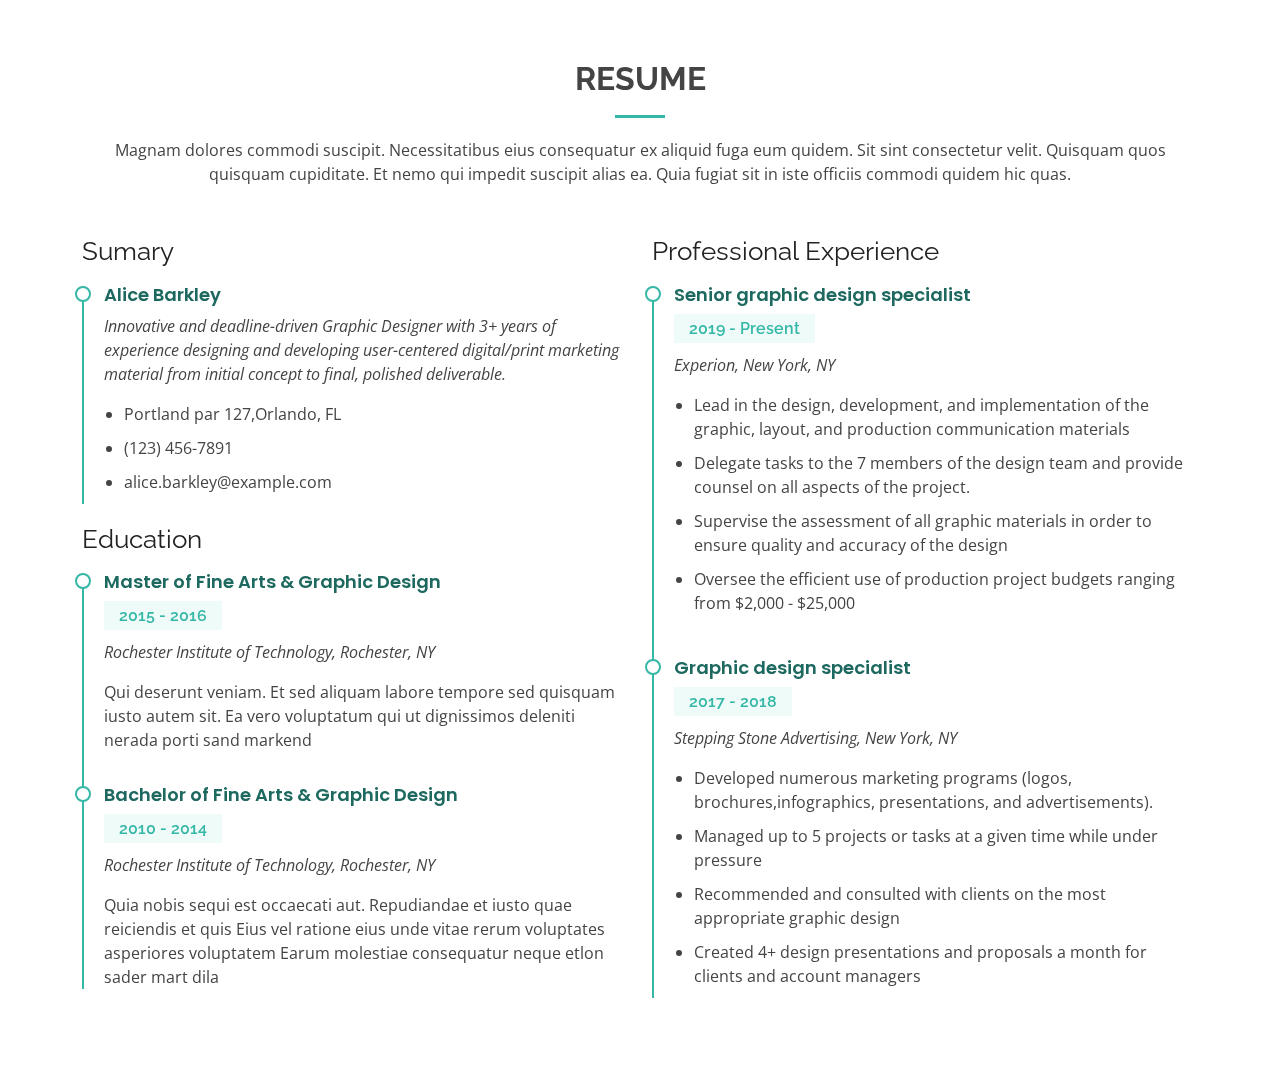
<file: Digiticket.html>
<!DOCTYPE html>
<html lang="en">
<head>
  <meta charset="UTF-8">
  <meta http-equiv="X-UA-Compatible" content="IE=edge">
  <meta name="viewport" content="width=device-width, initial-scale=1.0">
  <title>Document</title>

  <link href="https://fonts.googleapis.com/css?family=Open+Sans:300,300i,400,400i,600,600i,700,700i|Raleway:300,300i,400,400i,500,500i,600,600i,700,700i|Poppins:300,300i,400,400i,500,500i,600,600i,700,700i" rel="stylesheet">

  <!-- Vendor CSS Files -->
  <link href="assets/vendor/aos/aos.css" rel="stylesheet">
  <link href="assets/vendor/bootstrap/css/bootstrap.min.css" rel="stylesheet">
  <link href="assets/vendor/bootstrap-icons/bootstrap-icons.css" rel="stylesheet">
  <link href="assets/vendor/boxicons/css/boxicons.min.css" rel="stylesheet">
  <link href="assets/vendor/glightbox/css/glightbox.min.css" rel="stylesheet">
  <link href="assets/vendor/swiper/swiper-bundle.min.css" rel="stylesheet">

  <!-- Template Main CSS File -->
  <link href="assets/css/style.css" rel="stylesheet">

</head>
<body>
      <!-- ======= Resume Section ======= -->
      <section id="resume" class="resume">
        <div class="container" data-aos="fade-up">
  
          <div class="section-title">
            <h2>Resume</h2>
            <p>Magnam dolores commodi suscipit. Necessitatibus eius consequatur ex aliquid fuga eum quidem. Sit sint consectetur velit. Quisquam quos quisquam cupiditate. Et nemo qui impedit suscipit alias ea. Quia fugiat sit in iste officiis commodi quidem hic quas.</p>
          </div>
  
          <div class="row">
            <div class="col-lg-6">
              <h3 class="resume-title">Sumary</h3>
              <div class="resume-item pb-0">
                <h4>Alice Barkley</h4>
                <p><em>Innovative and deadline-driven Graphic Designer with 3+ years of experience designing and developing user-centered digital/print marketing material from initial concept to final, polished deliverable.</em></p>
                <p>
                <ul>
                  <li>Portland par 127,Orlando, FL</li>
                  <li>(123) 456-7891</li>
                  <li>alice.barkley@example.com</li>
                </ul>
                </p>
              </div>
  
              <h3 class="resume-title">Education</h3>
              <div class="resume-item">
                <h4>Master of Fine Arts &amp; Graphic Design</h4>
                <h5>2015 - 2016</h5>
                <p><em>Rochester Institute of Technology, Rochester, NY</em></p>
                <p>Qui deserunt veniam. Et sed aliquam labore tempore sed quisquam iusto autem sit. Ea vero voluptatum qui ut dignissimos deleniti nerada porti sand markend</p>
              </div>
              <div class="resume-item">
                <h4>Bachelor of Fine Arts &amp; Graphic Design</h4>
                <h5>2010 - 2014</h5>
                <p><em>Rochester Institute of Technology, Rochester, NY</em></p>
                <p>Quia nobis sequi est occaecati aut. Repudiandae et iusto quae reiciendis et quis Eius vel ratione eius unde vitae rerum voluptates asperiores voluptatem Earum molestiae consequatur neque etlon sader mart dila</p>
              </div>
            </div>
            <div class="col-lg-6">
              <h3 class="resume-title">Professional Experience</h3>
              <div class="resume-item">
                <h4>Senior graphic design specialist</h4>
                <h5>2019 - Present</h5>
                <p><em>Experion, New York, NY </em></p>
                <p>
                <ul>
                  <li>Lead in the design, development, and implementation of the graphic, layout, and production communication materials</li>
                  <li>Delegate tasks to the 7 members of the design team and provide counsel on all aspects of the project. </li>
                  <li>Supervise the assessment of all graphic materials in order to ensure quality and accuracy of the design</li>
                  <li>Oversee the efficient use of production project budgets ranging from $2,000 - $25,000</li>
                </ul>
                </p>
              </div>
              <div class="resume-item">
                <h4>Graphic design specialist</h4>
                <h5>2017 - 2018</h5>
                <p><em>Stepping Stone Advertising, New York, NY</em></p>
                <p>
                <ul>
                  <li>Developed numerous marketing programs (logos, brochures,infographics, presentations, and advertisements).</li>
                  <li>Managed up to 5 projects or tasks at a given time while under pressure</li>
                  <li>Recommended and consulted with clients on the most appropriate graphic design</li>
                  <li>Created 4+ design presentations and proposals a month for clients and account managers</li>
                </ul>
                </p>
              </div>
            </div>
          </div>
  
        </div>
      </section><!-- End Resume Section -->

      <script src="assets/vendor/purecounter/purecounter_vanilla.js"></script>
<script src="assets/vendor/aos/aos.js"></script>
<script src="assets/vendor/bootstrap/js/bootstrap.bundle.min.js"></script>
<script src="assets/vendor/glightbox/js/glightbox.min.js"></script>
<script src="assets/vendor/isotope-layout/isotope.pkgd.min.js"></script>
<script src="assets/vendor/swiper/swiper-bundle.min.js"></script>
<script src="assets/vendor/waypoints/noframework.waypoints.js"></script>
<script src="assets/vendor/php-email-form/validate.js"></script>

<!-- Template Main JS File -->
<script src="assets/js/main.js"></script>
</body>
</html>
</file>
<file: assets/css/style.css>
/**
* Template Name: Kelly
* Updated: Mar 10 2023 with Bootstrap v5.2.3
* Template URL: https://bootstrapmade.com/kelly-free-bootstrap-cv-resume-html-template/
* Author: BootstrapMade.com
* License: https://bootstrapmade.com/license/
*/

/*--------------------------------------------------------------
# General
--------------------------------------------------------------*/
body {
  font-family: "Open Sans", sans-serif;
  color: #444444;
}

a {
  color: #34b7a7;
  text-decoration: none;
}

a:hover {
  color: #51cdbe;
  text-decoration: none;
}

h1,
h2,
h3,
h4,
h5,
h6 {
  font-family: "Raleway", sans-serif;
}

#main {
  margin-top: 50px;
}

@media (max-width: 992px) {
  #main {
    margin-top: 30px;
  }
}

/*--------------------------------------------------------------
# Preloader
--------------------------------------------------------------*/
#preloader {
  position: fixed;
  top: 0;
  left: 0;
  right: 0;
  bottom: 0;
  z-index: 9999;
  overflow: hidden;
  background: #fff;
}

#preloader:before {
  content: "";
  position: fixed;
  top: calc(50% - 30px);
  left: calc(50% - 30px);
  border: 6px solid #34b7a7;
  border-top-color: #dcf5f2;
  border-radius: 50%;
  width: 60px;
  height: 60px;
  animation: animate-preloader 1s linear infinite;
}

@keyframes animate-preloader {
  0% {
    transform: rotate(0deg);
  }

  100% {
    transform: rotate(360deg);
  }
}

/*--------------------------------------------------------------
# Back to top button
--------------------------------------------------------------*/
.back-to-top {
  position: fixed;
  visibility: hidden;
  opacity: 0;
  right: 15px;
  bottom: 15px;
  z-index: 996;
  background: #34b7a7;
  width: 40px;
  height: 40px;
  border-radius: 50px;
  transition: all 0.4s;
}

.back-to-top i {
  font-size: 24px;
  color: #fff;
  line-height: 0;
}

.back-to-top:hover {
  background: #49cbbb;
  color: #fff;
}

.back-to-top.active {
  visibility: visible;
  opacity: 1;
}

/*--------------------------------------------------------------
# Header
--------------------------------------------------------------*/
#header {
  background: #e9e8e6;
  box-shadow: 0px 0px 25px 0 rgba(0, 0, 0, 0.08);
  z-index: 997;
  padding: 15px 0;
}

#header .logo {
  font-size: 32px;
  margin: 0;
  padding: 0;
  line-height: 1;
  font-weight: 400;
  letter-spacing: 2px;
  text-transform: uppercase;
}

#header .logo a {
  color: #222222;
}

#header .logo img {
  max-height: 40px;
}

@media (max-width: 992px) {
  #header .logo {
    font-size: 28px;
  }
}

/*--------------------------------------------------------------
# Header Social Links
--------------------------------------------------------------*/
.header-social-links {
  padding-right: 15px;
}

.header-social-links a {
  color: #6f6f6f;
  padding-left: 6px;
  display: inline-block;
  line-height: 0px;
  transition: 0.3s;
  font-size: 16px;
}

.header-social-links a:hover {
  color: #34b7a7;
}

/*--------------------------------------------------------------
# Navigation Menu
--------------------------------------------------------------*/
/**
* Desktop Navigation 
*/
.navbar {
  padding: 0;
}

.navbar ul {
  margin: 0;
  padding: 0;
  display: flex;
  list-style: none;
  align-items: center;
}

.navbar li {
  position: relative;
  padding: 10px 0 10px 28px;
}

.navbar a,
.navbar a:focus {
  display: flex;
  align-items: center;
  justify-content: space-between;
  font-family: "Raleway", sans-serif;
  font-size: 15px;
  font-weight: 600;
  color: #888888;
  white-space: nowrap;
  transition: 0.3s;
  position: relative;
}

.navbar a i,
.navbar a:focus i {
  font-size: 12px;
  line-height: 0;
  margin-left: 5px;
}

.navbar>ul>li>a:before {
  content: "";
  position: absolute;
  width: 0;
  height: 2px;
  bottom: -5px;
  left: 0;
  background-color: #34b7a7;
  visibility: hidden;
  width: 0px;
  transition: all 0.3s ease-in-out 0s;
}

.navbar a:hover:before,
.navbar li:hover>a:before,
.navbar .active:before {
  visibility: visible;
  width: 25px;
}

.navbar a:hover,
.navbar .active,
.navbar .active:focus,
.navbar li:hover>a {
  color: #222222;
}

.navbar .dropdown ul {
  display: block;
  position: absolute;
  left: 14px;
  top: calc(100% + 30px);
  margin: 0;
  padding: 10px 0;
  z-index: 99;
  opacity: 0;
  visibility: hidden;
  background: #fff;
  box-shadow: 0px 0px 30px rgba(127, 137, 161, 0.25);
  transition: 0.3s;
  border-radius: 4px;
}

.navbar .dropdown ul li {
  min-width: 200px;
  padding: 0;
}

.navbar .dropdown ul a {
  padding: 10px 20px;
  font-size: 15px;
  text-transform: none;
  font-weight: 600;
}

.navbar .dropdown ul a i {
  font-size: 12px;
}

.navbar .dropdown ul a:hover,
.navbar .dropdown ul .active:hover,
.navbar .dropdown ul li:hover>a {
  color: #34b7a7;
}

.navbar .dropdown:hover>ul {
  opacity: 1;
  top: 100%;
  visibility: visible;
}

.navbar .dropdown .dropdown ul {
  top: 0;
  left: calc(100% - 30px);
  visibility: hidden;
}

.navbar .dropdown .dropdown:hover>ul {
  opacity: 1;
  top: 0;
  left: 100%;
  visibility: visible;
}

@media (max-width: 1366px) {
  .navbar .dropdown .dropdown ul {
    left: -90%;
  }

  .navbar .dropdown .dropdown:hover>ul {
    left: -100%;
  }
}

/**
* Mobile Navigation 
*/
.mobile-nav-toggle {
  color: #222222;
  font-size: 28px;
  cursor: pointer;
  display: none;
  line-height: 0;
  transition: 0.5s;
}

.mobile-nav-toggle.bi-x {
  color: #fff;
}

@media (max-width: 991px) {
  .mobile-nav-toggle {
    display: block;
  }

  .navbar ul {
    display: none;
  }
}

.navbar-mobile {
  position: fixed;
  overflow: hidden;
  top: 0;
  right: 0;
  left: 0;
  bottom: 0;
  background: rgba(9, 9, 9, 0.9);
  transition: 0.3s;
  z-index: 999;
}

.navbar-mobile .mobile-nav-toggle {
  position: absolute;
  top: 15px;
  right: 15px;
}

.navbar-mobile ul {
  display: block;
  position: absolute;
  top: 55px;
  right: 15px;
  bottom: 15px;
  left: 15px;
  padding: 10px 0;
  border-radius: 10px;
  background-color: #fff;
  overflow-y: auto;
  transition: 0.3s;
}

.navbar-mobile a,
.navbar-mobile a:focus {
  font-size: 15px;
  padding-right: 15px;
  color: #222222;
}

.navbar-mobile a:hover,
.navbar-mobile .active,
.navbar-mobile li:hover>a {
  color: #34b7a7;
}

.navbar-mobile .getstarted,
.navbar-mobile .getstarted:focus {
  margin: 15px;
}

.navbar-mobile .dropdown ul {
  position: static;
  display: none;
  margin: 10px 20px;
  padding: 10px 0;
  z-index: 99;
  opacity: 1;
  visibility: visible;
  background: #fff;
  box-shadow: 0px 0px 30px rgba(127, 137, 161, 0.25);
}

.navbar-mobile .dropdown ul li {
  min-width: 200px;
}

.navbar-mobile .dropdown ul a {
  padding: 10px 20px;
}

.navbar-mobile .dropdown ul a i {
  font-size: 12px;
}

.navbar-mobile .dropdown ul a:hover,
.navbar-mobile .dropdown ul .active:hover,
.navbar-mobile .dropdown ul li:hover>a {
  color: #34b7a7;
}

.navbar-mobile .dropdown>.dropdown-active {
  display: block;
}

/*--------------------------------------------------------------
# Hero Section
--------------------------------------------------------------*/
#hero {
  width: 100%;
  height: 100vh;
  background: url("../img/hero-bg.jpg") top right;
  background-size: cover;
}

#hero .container {
  padding-top: 70px;
  position: relative;
}

@media (max-width: 992px) {
  #hero .container {
    padding-top: 58px;
  }
}

#hero h1 {
  margin: 0;
  font-size: 48px;
  font-weight: 700;
  line-height: 56px;
  color: #222222;
}

#hero h2 {
  color: #6f6f6f;
  margin: 10px 0 0 0;
  font-size: 22px;
}

#hero .btn-about {
  font-family: "Raleway", sans-serif;
  text-transform: uppercase;
  font-weight: 600;
  font-size: 12px;
  letter-spacing: 1px;
  display: inline-block;
  padding: 12px 40px;
  border-radius: 50px;
  transition: 0.5s;
  margin-top: 30px;
  color: #fff;
  background: #34b7a7;
}

#hero .btn-about:hover {
  background: #3dc8b7;
}

@media (min-width: 1024px) {
  #hero {
    background-attachment: fixed;
  }
}

@media (max-width: 992px) {
  #hero:before {
    content: "";
    background: rgba(255, 255, 255, 0.8);
    position: absolute;
    bottom: 0;
    top: 0;
    left: 0;
    right: 0;
  }

  #hero h1 {
    font-size: 28px;
    line-height: 36px;
  }

  #hero h2 {
    font-size: 18px;
    line-height: 24px;
  }
}

/*--------------------------------------------------------------
# Sections General
--------------------------------------------------------------*/
section {
  padding: 60px 0;
}

.section-bg {
  background-color: #e7f8f6;
}

.section-title {
  text-align: center;
  padding-bottom: 30px;
}

.section-title h2 {
  font-size: 32px;
  font-weight: bold;
  text-transform: uppercase;
  margin-bottom: 20px;
  padding-bottom: 20px;
  position: relative;
}

.section-title h2::after {
  content: "";
  position: absolute;
  display: block;
  width: 50px;
  height: 3px;
  background: #34b7a7;
  bottom: 0;
  left: calc(50% - 25px);
}

.section-title p {
  margin-bottom: 0;
}

/*--------------------------------------------------------------
# Cta
--------------------------------------------------------------*/
.cta {
  background: linear-gradient(rgba(0, 0, 0, 0.6), rgba(0, 0, 0, 0.6)), url("../img/bg-1.jpg") fixed center center;
  background-size: cover;
  padding: 80px 0;
}

.cta h3 {
  color: #fff;
  font-size: 28px;
  font-weight: 700;
}

.cta p {
  color: #fff;
}

.cta .cta-btn {
  font-family: "Raleway", sans-serif;
  text-transform: uppercase;
  font-weight: 500;
  font-size: 16px;
  letter-spacing: 1px;
  display: inline-block;
  padding: 8px 20px;
  border-radius: 2px;
  transition: 0.5s;
  margin: 10px;
  border: 2px solid #fff;
  color: #fff;
}

.cta .cta-btn:hover {
  background: #34b7a7;
  border: 2px solid #34b7a7;
}

@media (max-width: 1024px) {
  .cta {
    background-attachment: scroll;
  }
}

@media (min-width: 769px) {
  .cta .cta-btn-container {
    display: flex;
    align-items: center;
    justify-content: flex-end;
  }
}

/*--------------------------------------------------------------
# About
--------------------------------------------------------------*/
.about .content h3 {
  font-weight: 700;
  font-size: 26px;
  color: #555555;
}

.about .content ul {
  list-style: none;
  padding: 0;
}

.about .content ul li {
  padding-bottom: 10px;
}

.about .content ul i {
  font-size: 20px;
  padding-right: 2px;
  color: #34b7a7;
}

.about .content p:last-child {
  margin-bottom: 0;
}

/*--------------------------------------------------------------
# Skills
--------------------------------------------------------------*/
.skills .progress {
  height: 60px;
  display: block;
  background: none;
  border-radius: 0;
}

.skills .progress .skill {
  padding: 10px 0;
  margin: 0 0 6px 0;
  text-transform: uppercase;
  display: block;
  font-weight: 600;
  font-family: "Poppins", sans-serif;
  color: #222222;
}

.skills .progress .skill .val {
  float: right;
  font-style: normal;
}

.skills .progress-bar-wrap {
  background: #f3f3f3;
}

.skills .progress-bar {
  width: 1px;
  height: 10px;
  transition: 0.9s;
  background-color: #34b7a7;
}

/*--------------------------------------------------------------
# Facts
--------------------------------------------------------------*/
.facts .counters span {
  font-size: 48px;
  display: block;
  color: #34b7a7;
}

.facts .counters p {
  padding: 0;
  margin: 0 0 20px 0;
  font-family: "Raleway", sans-serif;
  font-size: 14px;
}

/*--------------------------------------------------------------
# Testimonials
--------------------------------------------------------------*/
.testimonials .section-header {
  margin-bottom: 40px;
}

.testimonials .testimonials-carousel,
.testimonials .testimonials-slider {
  overflow: hidden;
}

.testimonials .testimonial-item {
  text-align: center;
}

.testimonials .testimonial-item .testimonial-img {
  width: 120px;
  border-radius: 50%;
  border: 4px solid #fff;
  margin: 0 auto;
}

.testimonials .testimonial-item h3 {
  font-size: 20px;
  font-weight: bold;
  margin: 10px 0 5px 0;
  color: #111;
}

.testimonials .testimonial-item h4 {
  font-size: 14px;
  color: #999;
  margin: 0 0 15px 0;
}

.testimonials .testimonial-item .quote-icon-left,
.testimonials .testimonial-item .quote-icon-right {
  color: #c8efea;
  font-size: 26px;
}

.testimonials .testimonial-item .quote-icon-left {
  display: inline-block;
  left: -5px;
  position: relative;
}

.testimonials .testimonial-item .quote-icon-right {
  display: inline-block;
  right: -5px;
  position: relative;
  top: 10px;
}

.testimonials .testimonial-item p {
  font-style: italic;
  margin: 0 auto 15px auto;
}

@media (min-width: 992px) {
  .testimonials .testimonial-item p {
    width: 80%;
  }
}

.testimonials .swiper-pagination {
  margin-top: 20px;
  position: relative;
}

.testimonials .swiper-pagination .swiper-pagination-bullet {
  width: 12px;
  height: 12px;
  background-color: #fff;
  opacity: 1;
  border: 1px solid #34b7a7;
}

.testimonials .swiper-pagination .swiper-pagination-bullet-active {
  background-color: #34b7a7;
}

/*--------------------------------------------------------------
# Resume
--------------------------------------------------------------*/
.resume .resume-title {
  font-size: 26px;
  font-weight: 400;
  margin-top: 20px;
  margin-bottom: 20px;
  color: #222222;
}

.resume .resume-item {
  padding: 0 0 20px 20px;
  margin-top: -2px;
  border-left: 2px solid #34b7a7;
  position: relative;
}

.resume .resume-item h4 {
  line-height: 18px;
  font-size: 18px;
  font-weight: 600;
  font-family: "Poppins", sans-serif;
  color: #1d685f;
  margin-bottom: 10px;
}

.resume .resume-item h5 {
  font-size: 16px;
  background: #effbf9;
  padding: 5px 15px;
  display: inline-block;
  font-weight: 600;
  margin-bottom: 10px;
  color: #34b7a7;
}

.resume .resume-item ul {
  padding-left: 20px;
}

.resume .resume-item ul li {
  padding-bottom: 10px;
}

.resume .resume-item:last-child {
  padding-bottom: 0;
}

.resume .resume-item::before {
  content: "";
  position: absolute;
  width: 16px;
  height: 16px;
  border-radius: 50px;
  left: -9px;
  top: 0;
  background: #fff;
  border: 2px solid #34b7a7;
}

/*--------------------------------------------------------------
# Services
--------------------------------------------------------------*/
.services .icon-box {
  text-align: center;
  padding: 70px 20px 80px 20px;
  transition: all ease-in-out 0.3s;
  background: #fff;
  box-shadow: 0px 0 35px 0 rgba(0, 0, 0, 0.08);
}

.services .icon-box .icon {
  margin: 0 auto;
  width: 100px;
  height: 100px;
  display: flex;
  align-items: center;
  justify-content: center;
  transition: ease-in-out 0.3s;
  position: relative;
}

.services .icon-box .icon i {
  font-size: 36px;
  transition: 0.5s;
  position: relative;
}

.services .icon-box .icon svg {
  position: absolute;
  top: 0;
  left: 0;
}

.services .icon-box .icon svg path {
  transition: 0.5s;
  fill: #f5f5f5;
}

.services .icon-box h4 {
  font-weight: 600;
  margin: 10px 0 15px 0;
  font-size: 22px;
}

.services .icon-box h4 a {
  color: #222222;
  transition: ease-in-out 0.3s;
}

.services .icon-box p {
  line-height: 24px;
  font-size: 14px;
  margin-bottom: 0;
}

.services .iconbox-blue i {
  color: #47aeff;
}

.services .iconbox-blue:hover .icon i {
  color: #fff;
}

.services .iconbox-blue:hover .icon path {
  fill: #47aeff;
}

.services .iconbox-orange i {
  color: #ffa76e;
}

.services .iconbox-orange:hover .icon i {
  color: #fff;
}

.services .iconbox-orange:hover .icon path {
  fill: #ffa76e;
}

.services .iconbox-pink i {
  color: #e80368;
}

.services .iconbox-pink:hover .icon i {
  color: #fff;
}

.services .iconbox-pink:hover .icon path {
  fill: #e80368;
}

.services .iconbox-yellow i {
  color: #ffbb2c;
}

.services .iconbox-yellow:hover .icon i {
  color: #fff;
}

.services .iconbox-yellow:hover .icon path {
  fill: #ffbb2c;
}

.services .iconbox-red i {
  color: #ff5828;
}

.services .iconbox-red:hover .icon i {
  color: #fff;
}

.services .iconbox-red:hover .icon path {
  fill: #ff5828;
}

.services .iconbox-teal i {
  color: #11dbcf;
}

.services .iconbox-teal:hover .icon i {
  color: #fff;
}

.services .iconbox-teal:hover .icon path {
  fill: #11dbcf;
}

/*--------------------------------------------------------------
# Portfolio
--------------------------------------------------------------*/
.portfolio .portfolio-item {
  margin-bottom: 30px;
}

.portfolio #portfolio-flters {
  padding: 0;
  margin: 0 auto 20px auto;
  list-style: none;
  text-align: center;
}

.portfolio #portfolio-flters li {
  cursor: pointer;
  display: inline-block;
  padding: 8px 16px 10px 16px;
  font-size: 13px;
  font-weight: 500;
  line-height: 1;
  text-transform: uppercase;
  color: #444444;
  margin-bottom: 5px;
  transition: all 0.3s ease-in-out;
  border-radius: 50px;
}

.portfolio #portfolio-flters li:hover,
.portfolio #portfolio-flters li.filter-active {
  color: #fff;
  background: #34b7a7;
}

.portfolio #portfolio-flters li:last-child {
  margin-right: 0;
}

.portfolio .portfolio-wrap {
  transition: 0.3s;
  position: relative;
  overflow: hidden;
  z-index: 1;
  background: rgba(34, 34, 34, 0.6);
}

.portfolio .portfolio-wrap::before {
  content: "";
  background: rgba(34, 34, 34, 0.6);
  position: absolute;
  left: 0;
  right: 0;
  top: 0;
  bottom: 0;
  transition: all ease-in-out 0.3s;
  z-index: 2;
  opacity: 0;
}

.portfolio .portfolio-wrap img {
  transition: all ease-in-out 0.3s;
}

.portfolio .portfolio-wrap .portfolio-info {
  opacity: 0;
  position: absolute;
  top: 0;
  left: 0;
  right: 0;
  bottom: 0;
  z-index: 3;
  transition: all ease-in-out 0.3s;
  display: flex;
  flex-direction: column;
  justify-content: flex-end;
  align-items: flex-start;
  padding: 20px;
}

.portfolio .portfolio-wrap .portfolio-info h4 {
  font-size: 20px;
  color: #fff;
  font-weight: 600;
}

.portfolio .portfolio-wrap .portfolio-info p {
  color: rgba(255, 255, 255, 0.7);
  font-size: 14px;
  text-transform: uppercase;
  padding: 0;
  margin: 0;
  font-style: italic;
}

.portfolio .portfolio-wrap .portfolio-links {
  text-align: center;
  z-index: 4;
}

.portfolio .portfolio-wrap .portfolio-links a {
  color: #fff;
  margin: 0 5px 0 0;
  font-size: 28px;
  display: inline-block;
  transition: 0.3s;
}

.portfolio .portfolio-wrap .portfolio-links a:hover {
  color: #78d9cd;
}

.portfolio .portfolio-wrap:hover::before {
  opacity: 1;
}

.portfolio .portfolio-wrap:hover img {
  transform: scale(1.2);
}

.portfolio .portfolio-wrap:hover .portfolio-info {
  opacity: 1;
}

/*--------------------------------------------------------------
# Portfolio Details
--------------------------------------------------------------*/
.portfolio-details {
  padding-top: 0;
}

.portfolio-details .portfolio-details-slider img {
  width: 100%;
}

.portfolio-details .portfolio-details-slider .swiper-pagination {
  margin-top: 20px;
  position: relative;
}

.portfolio-details .portfolio-details-slider .swiper-pagination .swiper-pagination-bullet {
  width: 12px;
  height: 12px;
  background-color: #fff;
  opacity: 1;
  border: 1px solid #34b7a7;
}

.portfolio-details .portfolio-details-slider .swiper-pagination .swiper-pagination-bullet-active {
  background-color: #34b7a7;
}

.portfolio-details .portfolio-info {
  padding: 30px;
  box-shadow: 0px 0 30px rgba(34, 34, 34, 0.08);
}

.portfolio-details .portfolio-info h3 {
  font-size: 22px;
  font-weight: 700;
  margin-bottom: 20px;
  padding-bottom: 20px;
  border-bottom: 1px solid #eee;
}

.portfolio-details .portfolio-info ul {
  list-style: none;
  padding: 0;
  font-size: 15px;
}

.portfolio-details .portfolio-info ul li+li {
  margin-top: 10px;
}

.portfolio-details .portfolio-description {
  padding-top: 30px;
}

.portfolio-details .portfolio-description h2 {
  font-size: 26px;
  font-weight: 700;
  margin-bottom: 20px;
}

.portfolio-details .portfolio-description p {
  padding: 0;
}

/*--------------------------------------------------------------
# Contact
--------------------------------------------------------------*/
.contact .info {
  width: 100%;
  background: #fff;
}

.contact .info i {
  font-size: 20px;
  color: #34b7a7;
  float: left;
  width: 44px;
  height: 44px;
  background: #effbf9;
  display: flex;
  justify-content: center;
  align-items: center;
  border-radius: 50px;
  transition: all 0.3s ease-in-out;
}

.contact .info h4 {
  padding: 0 0 0 60px;
  font-size: 22px;
  font-weight: 600;
  margin-bottom: 5px;
  color: #222222;
}

.contact .info p {
  padding: 0 0 0 60px;
  margin-bottom: 0;
  font-size: 14px;
  color: #555555;
}

.contact .info .email,
.contact .info .phone {
  margin-top: 40px;
}

.contact .info .email:hover i,
.contact .info .address:hover i,
.contact .info .phone:hover i {
  background: #34b7a7;
  color: #fff;
}

.contact .php-email-form {
  width: 100%;
  background: #fff;
}

.contact .php-email-form .form-group {
  padding-bottom: 8px;
}

.contact .php-email-form .error-message {
  display: none;
  color: #fff;
  background: #ed3c0d;
  text-align: center;
  padding: 15px;
  font-weight: 600;
}

.contact .php-email-form .sent-message {
  display: none;
  color: #fff;
  background: #18d26e;
  text-align: center;
  padding: 15px;
  font-weight: 600;
}

.contact .php-email-form .loading {
  display: none;
  background: #fff;
  text-align: center;
  padding: 15px;
}

.contact .php-email-form .loading:before {
  content: "";
  display: inline-block;
  border-radius: 50%;
  width: 24px;
  height: 24px;
  margin: 0 10px -6px 0;
  border: 3px solid #18d26e;
  border-top-color: #eee;
  animation: animate-loading 1s linear infinite;
}

.contact .php-email-form input,
.contact .php-email-form textarea {
  border-radius: 4px;
  box-shadow: none;
  font-size: 14px;
}

.contact .php-email-form input:focus,
.contact .php-email-form textarea:focus {
  border-color: #34b7a7;
}

.contact .php-email-form input {
  height: 44px;
}

.contact .php-email-form textarea {
  padding: 10px 12px;
}

.contact .php-email-form button[type=submit] {
  background: #34b7a7;
  border: 0;
  padding: 10px 30px 12px 30px;
  color: #fff;
  transition: 0.4s;
  border-radius: 50px;
}

.contact .php-email-form button[type=submit]:hover {
  background: #3dc8b7;
}

@keyframes animate-loading {
  0% {
    transform: rotate(0deg);
  }

  100% {
    transform: rotate(360deg);
  }
}

/*--------------------------------------------------------------
# Footer
--------------------------------------------------------------*/
#footer {
  background: #e9e8e6;
  padding: 30px 0;
  color: #222222;
  font-size: 14px;
  text-align: center;
}

#footer .credits {
  padding-top: 5px;
  font-size: 13px;
}

#footer .credits a {
  color: #34b7a7;
}



/*  */


.section-bg {
  background-color: #f3f8fa;
}
</file>
